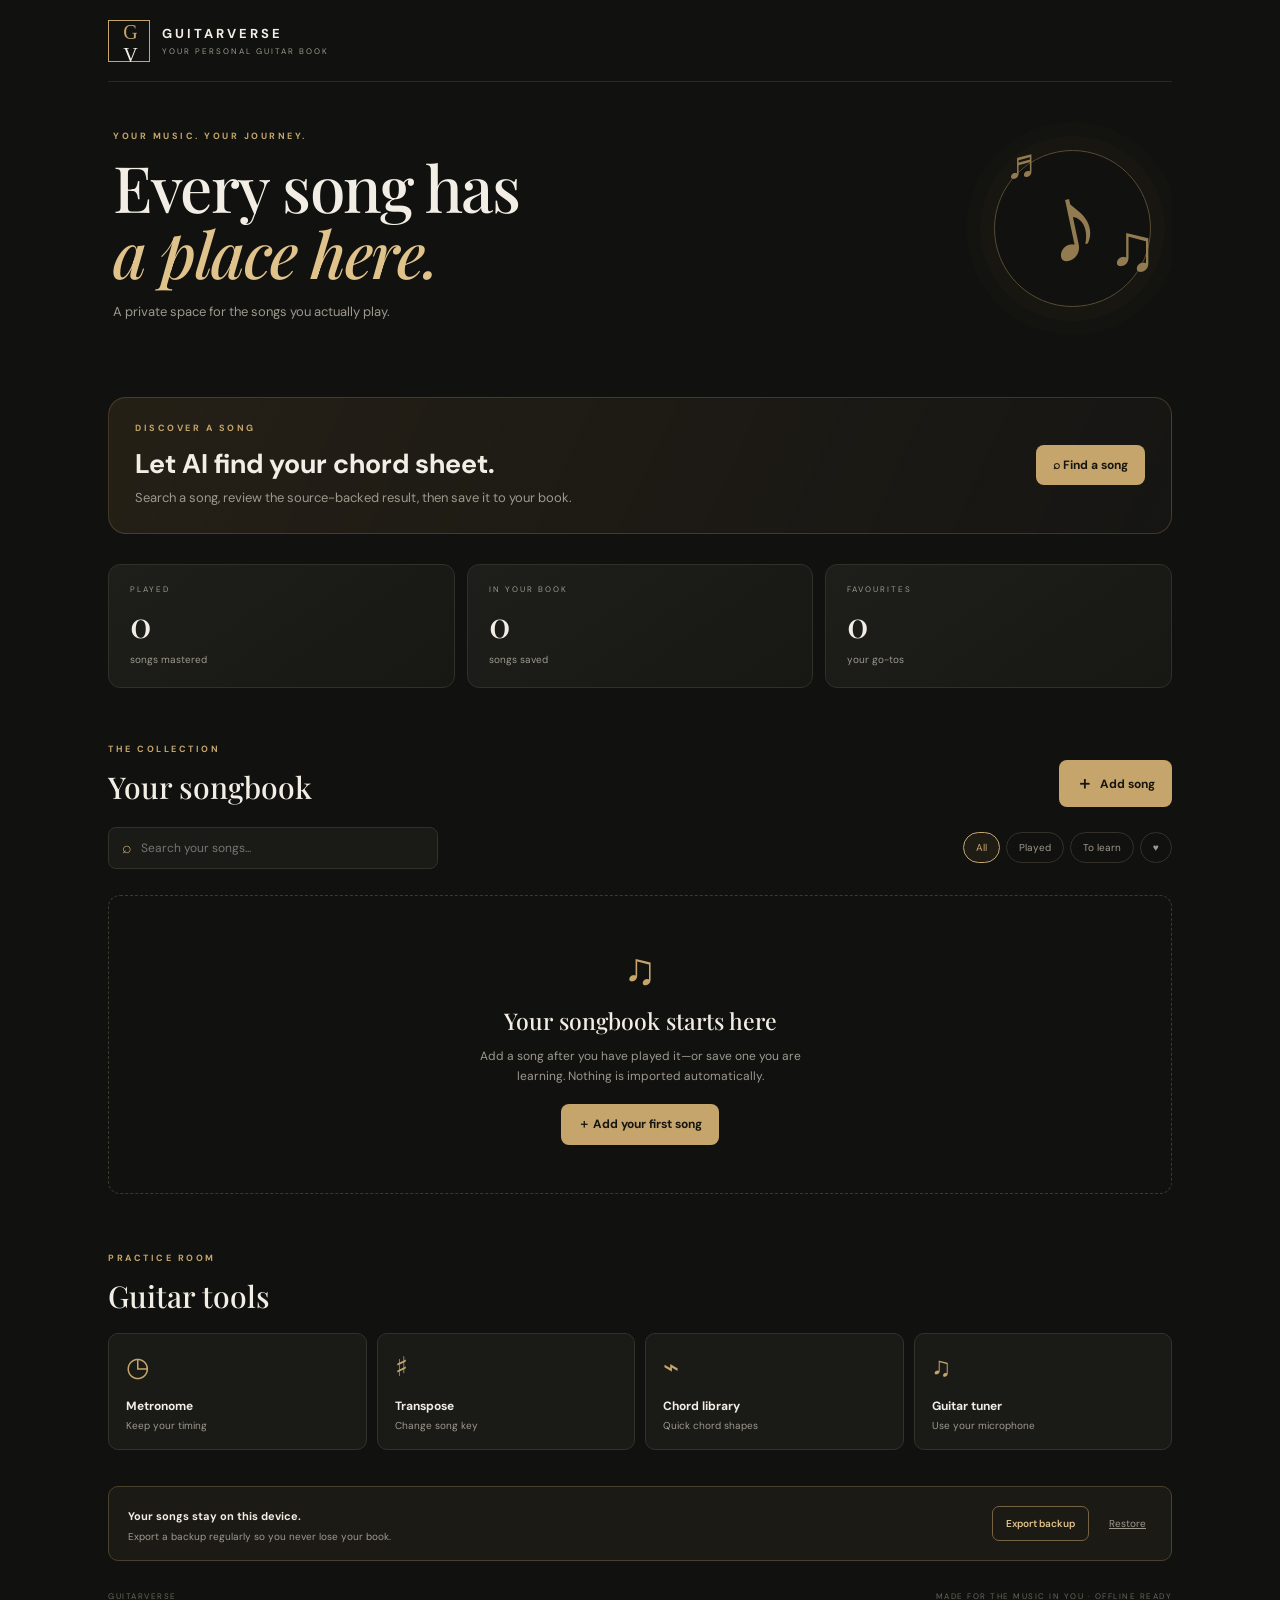
<file: index.html>
<!doctype html>
<html lang="en">
<head>
  <meta charset="utf-8">
  <meta name="viewport" content="width=device-width, initial-scale=1, viewport-fit=cover">
  <meta name="theme-color" content="#11110f">
  <meta name="description" content="Your private, offline-first guitar songbook.">
  <link rel="manifest" href="manifest.webmanifest">
  <link rel="icon" href="icons/icon-192.png">
  <link rel="stylesheet" href="styles.css">
  <title>GUITARVERSE — Your Guitar Book</title>
</head>
<body>
  <div class="app-shell">
    <header class="topbar">
      <a class="brand" href="#" aria-label="Guitarverse home">
        <span class="brand-mark">G<span>V</span></span>
        <span><strong>GUITARVERSE</strong><small>YOUR PERSONAL GUITAR BOOK</small></span>
      </a>
      <button class="icon-btn" id="installBtn" hidden title="Install app">↓</button>
    </header>

    <main>
      <section class="hero">
        <div>
          <p class="eyebrow">YOUR MUSIC. YOUR JOURNEY.</p>
          <h1>Every song has<br><em>a place here.</em></h1>
          <p class="hero-copy">A private space for the songs you actually play.</p>
        </div>
        <div class="hero-art" aria-hidden="true"><span>♪</span><i>♫</i><b>♬</b></div>
      </section>

      <section class="finder-banner">
        <div class="finder-copy">
          <p class="eyebrow">DISCOVER A SONG</p>
          <h2>Let AI find your chord sheet.</h2>
          <p>Search a song, review the source-backed result, then save it to your book.</p>
        </div>
        <button class="primary-btn" id="openFinderBtn">⌕ Find a song</button>
      </section>

      <section class="stats-grid" aria-label="Your progress">
        <div class="stat-card"><span class="stat-label">PLAYED</span><strong id="playedCount">0</strong><small>songs mastered</small></div>
        <div class="stat-card"><span class="stat-label">IN YOUR BOOK</span><strong id="totalCount">0</strong><small>songs saved</small></div>
        <div class="stat-card"><span class="stat-label">FAVOURITES</span><strong id="favoriteCount">0</strong><small>your go-tos</small></div>
      </section>

      <section class="section-head">
        <div><p class="eyebrow">THE COLLECTION</p><h2>Your songbook</h2></div>
        <button class="primary-btn" id="addSongBtn"><span>＋</span> Add song</button>
      </section>

      <div class="toolbar">
        <label class="searchbox"><span>⌕</span><input id="searchInput" type="search" placeholder="Search your songs..." autocomplete="off"></label>
        <div class="filter-row" role="group" aria-label="Filter songs">
          <button class="filter-chip active" data-filter="all">All</button>
          <button class="filter-chip" data-filter="played">Played</button>
          <button class="filter-chip" data-filter="pending">To learn</button>
          <button class="filter-chip" data-filter="favorites">♥</button>
        </div>
      </div>

      <section id="songList" class="song-list" aria-live="polite"></section>
      <section id="emptyState" class="empty-state">
        <div class="empty-icon">♫</div><h3>Your songbook starts here</h3>
        <p>Add a song after you've played it—or save one you're learning. Nothing is imported automatically.</p>
        <button class="primary-btn" id="emptyAddBtn">＋ Add your first song</button>
      </section>

      <section class="tools-section">
        <div class="section-head compact"><div><p class="eyebrow">PRACTICE ROOM</p><h2>Guitar tools</h2></div></div>
        <div class="tool-grid">
          <button class="tool-card" data-tool="metronome"><span class="tool-icon">◷</span><strong>Metronome</strong><small>Keep your timing</small></button>
          <button class="tool-card" data-tool="transpose"><span class="tool-icon">♯</span><strong>Transpose</strong><small>Change song key</small></button>
          <button class="tool-card" data-tool="chords"><span class="tool-icon">⌁</span><strong>Chord library</strong><small>Quick chord shapes</small></button>
          <button class="tool-card" data-tool="tuner"><span class="tool-icon">♫</span><strong>Guitar tuner</strong><small>Use your microphone</small></button>
        </div>
      </section>

      <section class="backup-strip">
        <div><strong>Your songs stay on this device.</strong><p>Export a backup regularly so you never lose your book.</p></div>
        <div class="backup-actions"><button class="secondary-btn" id="exportBtn">Export backup</button><button class="text-btn" id="importBtn">Restore</button><input id="importFile" type="file" accept="application/json,.json" hidden></div>
      </section>
    </main>
    <footer><span>GUITARVERSE</span><span>MADE FOR THE MUSIC IN YOU · OFFLINE READY</span></footer>
  </div>

  <dialog id="songDialog" class="modal">
    <form id="songForm" method="dialog">
      <div class="modal-head"><div><p class="eyebrow">YOUR COLLECTION</p><h2 id="songDialogTitle">Add a song</h2></div><button type="button" class="close-btn" data-close="songDialog">×</button></div>
      <input type="hidden" id="songId">
      <div class="form-grid">
        <label class="field wide"><span>Song title *</span><input id="title" required maxlength="100" placeholder="e.g. Aadat"></label>
        <label class="field"><span>Singer / artist</span><input id="artist" maxlength="100" placeholder="Artist name"></label>
        <label class="field"><span>Difficulty</span><select id="difficulty"><option>Beginner</option><option selected>Intermediate</option><option>Advanced</option></select></label>
        <label class="field"><span>Original key</span><select id="key"><option value="">Not set</option><option>C</option><option>C#</option><option>D</option><option>D#</option><option>E</option><option>F</option><option>F#</option><option>G</option><option>G#</option><option>A</option><option>A#</option><option>B</option></select></label>
        <label class="field"><span>Capo position</span><select id="capo"><option value="">Not set</option><option>0</option><option>1</option><option>2</option><option>3</option><option>4</option><option>5</option><option>6</option><option>7</option><option>8</option><option>9</option><option>10</option><option>11</option><option>12</option></select></label>
        <label class="field"><span>BPM</span><input id="bpm" type="number" min="30" max="300" placeholder="e.g. 92"></label>
        <label class="field"><span>Strumming pattern</span><input id="strumming" placeholder="e.g. D DU UDU"></label>
        <label class="field wide"><span>Chords / progression</span><input id="chords" placeholder="e.g. Am – F – C – G"></label>
        <label class="field wide"><span>Your lyrics / chord sheet</span><textarea id="lyrics" rows="5" placeholder="Add lyrics or your own chord placement here..."></textarea></label>
        <label class="field wide"><span>Personal notes / arrangement</span><textarea id="notes" rows="3" placeholder="Your intro, fingerpicking, reminders..."></textarea></label>
        <label class="check-field"><input id="played" type="checkbox"><span>I've played this song in real life</span></label>
        <label class="check-field"><input id="favorite" type="checkbox"><span>Add to favourites</span></label>
        <label class="field" id="playedDateWrap"><span>Played date</span><input id="playedDate" type="date"></label>
      </div>
      <div class="modal-actions"><button type="button" class="secondary-btn" data-close="songDialog">Cancel</button><button type="submit" class="primary-btn">Save song</button></div>
    </form>
  </dialog>

  <dialog id="finderDialog" class="modal finder-modal">
    <div class="modal-head">
      <div><p class="eyebrow">AI-POWERED SEARCH</p><h2>Song Finder</h2></div>
      <button type="button" class="close-btn" data-close="finderDialog">×</button>
    </div>
    <p class="finder-intro">Search by song and artist. GUITARVERSE will look for source-backed chord information. Full lyrics are imported only when the source permits it.</p>
    <div class="finder-search-row">
      <input id="finderQuery" type="search" placeholder="e.g. Aadat — Atif Aslam" autocomplete="off">
      <button class="secondary-btn" id="voiceSearchBtn" type="button" title="Voice search">🎙</button>
      <button class="primary-btn" id="finderSearchBtn" type="button">Search</button>
    </div>
    <details class="finder-settings">
      <summary>Connection settings</summary>
      <label class="field"><span>Cloudflare Worker URL</span><input id="finderEndpoint" type="url" placeholder="https://your-worker.your-subdomain.workers.dev"></label>
      <small>Set this once after deploying the included worker. It is saved only in this browser.</small>
      <button class="text-btn" id="saveFinderEndpoint" type="button">Save connection</button>
    </details>
    <div id="finderStatus" class="finder-status" role="status">Enter a song name to begin.</div>
    <div id="finderResults" class="finder-results"></div>
  </dialog>

  <dialog id="detailDialog" class="modal detail-modal">
    <div id="detailContent"></div>
  </dialog>

  <dialog id="toolDialog" class="modal tool-modal">
    <div id="toolContent"></div>
  </dialog>

  <div id="toast" class="toast" role="status"></div>
  <script src="app.js"></script>
</body>
</html>
</file>
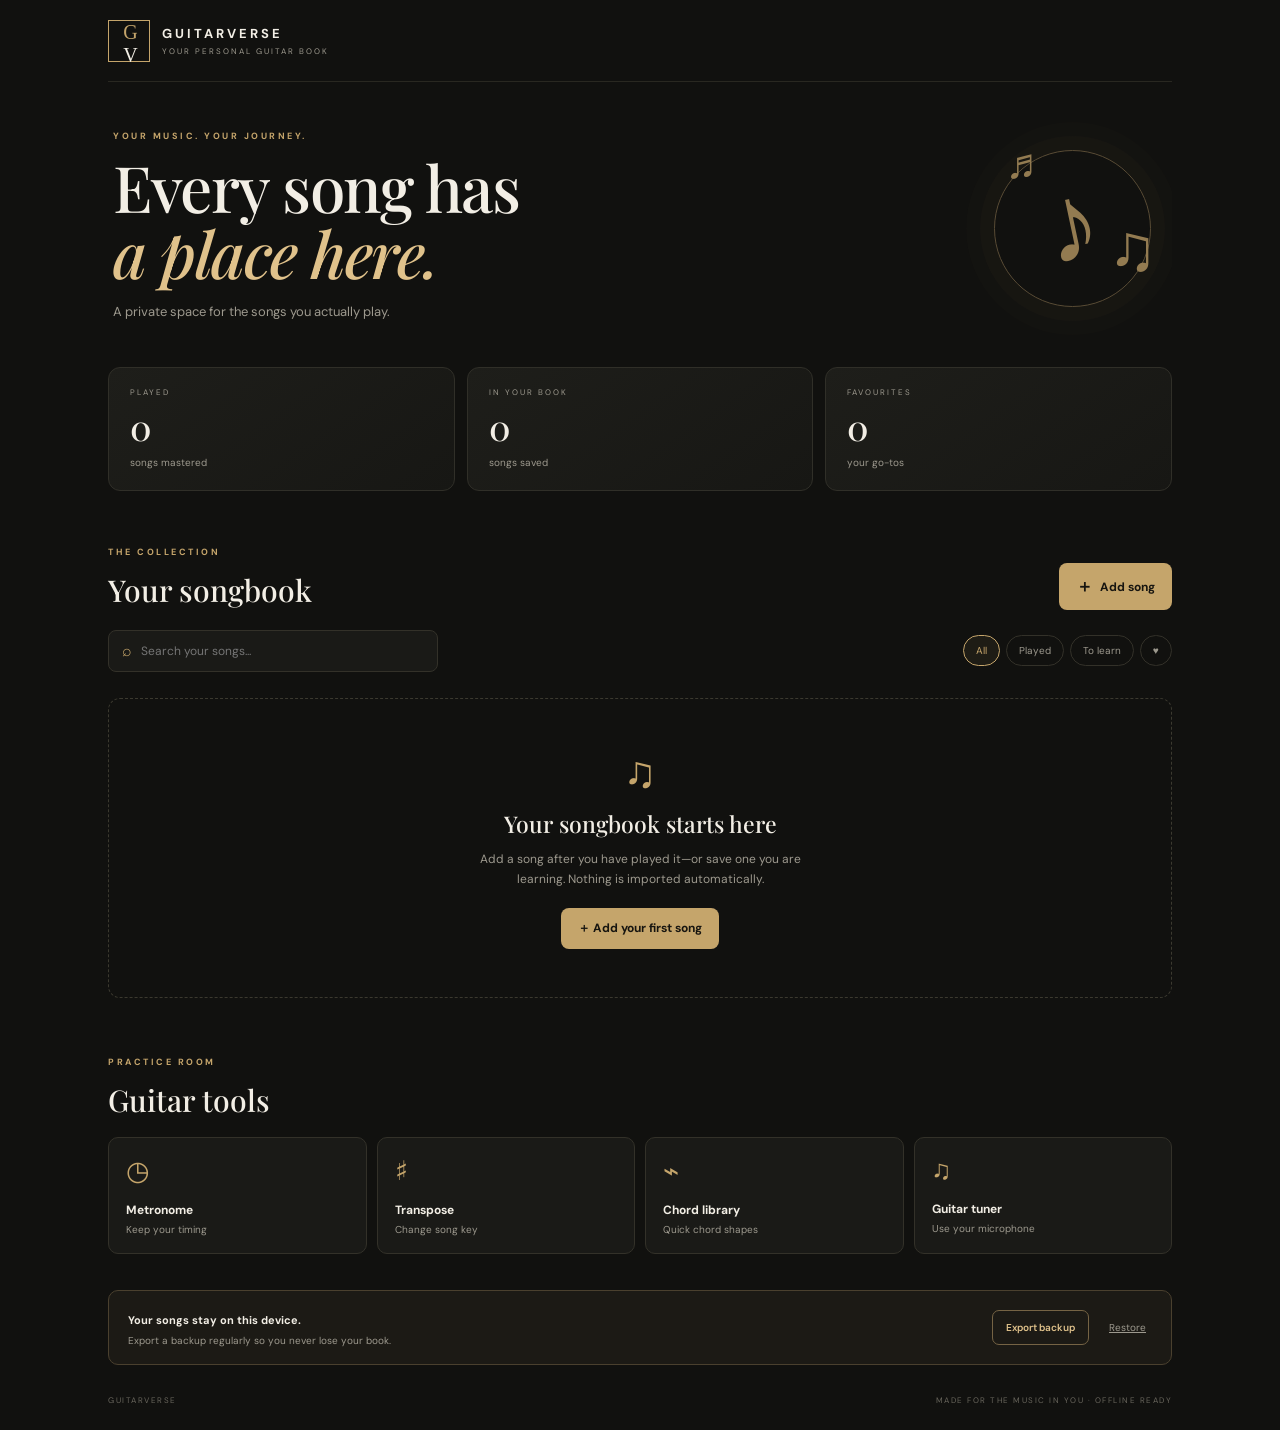
<file: guitarverse/index.html>
<!doctype html>
<html lang="en">
<head>
  <meta charset="utf-8">
  <meta name="viewport" content="width=device-width, initial-scale=1, viewport-fit=cover">
  <meta name="theme-color" content="#11110f">
  <meta name="description" content="Your private, offline-first guitar songbook.">
  <link rel="manifest" href="manifest.webmanifest">
  <link rel="icon" href="icons/icon-192.png">
  <link rel="stylesheet" href="styles.css">
  <title>GUITARVERSE — Your Guitar Book</title>
</head>
<body>
  <div class="app-shell">
    <header class="topbar">
      <a class="brand" href="#" aria-label="Guitarverse home">
        <span class="brand-mark">G<span>V</span></span>
        <span><strong>GUITARVERSE</strong><small>YOUR PERSONAL GUITAR BOOK</small></span>
      </a>
      <button class="icon-btn" id="installBtn" hidden title="Install app">↓</button>
    </header>

    <main>
      <section class="hero">
        <div>
          <p class="eyebrow">YOUR MUSIC. YOUR JOURNEY.</p>
          <h1>Every song has<br><em>a place here.</em></h1>
          <p class="hero-copy">A private space for the songs you actually play.</p>
        </div>
        <div class="hero-art" aria-hidden="true"><span>♪</span><i>♫</i><b>♬</b></div>
      </section>

      <section class="stats-grid" aria-label="Your progress">
        <div class="stat-card"><span class="stat-label">PLAYED</span><strong id="playedCount">0</strong><small>songs mastered</small></div>
        <div class="stat-card"><span class="stat-label">IN YOUR BOOK</span><strong id="totalCount">0</strong><small>songs saved</small></div>
        <div class="stat-card"><span class="stat-label">FAVOURITES</span><strong id="favoriteCount">0</strong><small>your go-tos</small></div>
      </section>

      <section class="section-head">
        <div><p class="eyebrow">THE COLLECTION</p><h2>Your songbook</h2></div>
        <button class="primary-btn" id="addSongBtn"><span>＋</span> Add song</button>
      </section>

      <div class="toolbar">
        <label class="searchbox"><span>⌕</span><input id="searchInput" type="search" placeholder="Search your songs..." autocomplete="off"></label>
        <div class="filter-row" role="group" aria-label="Filter songs">
          <button class="filter-chip active" data-filter="all">All</button>
          <button class="filter-chip" data-filter="played">Played</button>
          <button class="filter-chip" data-filter="pending">To learn</button>
          <button class="filter-chip" data-filter="favorites">♥</button>
        </div>
      </div>

      <section id="songList" class="song-list" aria-live="polite"></section>
      <section id="emptyState" class="empty-state">
        <div class="empty-icon">♫</div><h3>Your songbook starts here</h3>
        <p>Add a song after you've played it—or save one you're learning. Nothing is imported automatically.</p>
        <button class="primary-btn" id="emptyAddBtn">＋ Add your first song</button>
      </section>

      <section class="tools-section">
        <div class="section-head compact"><div><p class="eyebrow">PRACTICE ROOM</p><h2>Guitar tools</h2></div></div>
        <div class="tool-grid">
          <button class="tool-card" data-tool="metronome"><span class="tool-icon">◷</span><strong>Metronome</strong><small>Keep your timing</small></button>
          <button class="tool-card" data-tool="transpose"><span class="tool-icon">♯</span><strong>Transpose</strong><small>Change song key</small></button>
          <button class="tool-card" data-tool="chords"><span class="tool-icon">⌁</span><strong>Chord library</strong><small>Quick chord shapes</small></button>
          <button class="tool-card" data-tool="tuner"><span class="tool-icon">♫</span><strong>Guitar tuner</strong><small>Use your microphone</small></button>
        </div>
      </section>

      <section class="backup-strip">
        <div><strong>Your songs stay on this device.</strong><p>Export a backup regularly so you never lose your book.</p></div>
        <div class="backup-actions"><button class="secondary-btn" id="exportBtn">Export backup</button><button class="text-btn" id="importBtn">Restore</button><input id="importFile" type="file" accept="application/json,.json" hidden></div>
      </section>
    </main>
    <footer><span>GUITARVERSE</span><span>MADE FOR THE MUSIC IN YOU · OFFLINE READY</span></footer>
  </div>

  <dialog id="songDialog" class="modal">
    <form id="songForm" method="dialog">
      <div class="modal-head"><div><p class="eyebrow">YOUR COLLECTION</p><h2 id="songDialogTitle">Add a song</h2></div><button type="button" class="close-btn" data-close="songDialog">×</button></div>
      <input type="hidden" id="songId">
      <div class="form-grid">
        <label class="field wide"><span>Song title *</span><input id="title" required maxlength="100" placeholder="e.g. Aadat"></label>
        <label class="field"><span>Singer / artist</span><input id="artist" maxlength="100" placeholder="Artist name"></label>
        <label class="field"><span>Difficulty</span><select id="difficulty"><option>Beginner</option><option selected>Intermediate</option><option>Advanced</option></select></label>
        <label class="field"><span>Original key</span><select id="key"><option value="">Not set</option><option>C</option><option>C#</option><option>D</option><option>D#</option><option>E</option><option>F</option><option>F#</option><option>G</option><option>G#</option><option>A</option><option>A#</option><option>B</option></select></label>
        <label class="field"><span>Capo position</span><select id="capo"><option value="">Not set</option><option>0</option><option>1</option><option>2</option><option>3</option><option>4</option><option>5</option><option>6</option><option>7</option><option>8</option><option>9</option><option>10</option><option>11</option><option>12</option></select></label>
        <label class="field"><span>BPM</span><input id="bpm" type="number" min="30" max="300" placeholder="e.g. 92"></label>
        <label class="field"><span>Strumming pattern</span><input id="strumming" placeholder="e.g. D DU UDU"></label>
        <label class="field wide"><span>Chords / progression</span><input id="chords" placeholder="e.g. Am – F – C – G"></label>
        <label class="field wide"><span>Your lyrics / chord sheet</span><textarea id="lyrics" rows="5" placeholder="Add lyrics or your own chord placement here..."></textarea></label>
        <label class="field wide"><span>Personal notes / arrangement</span><textarea id="notes" rows="3" placeholder="Your intro, fingerpicking, reminders..."></textarea></label>
        <label class="check-field"><input id="played" type="checkbox"><span>I've played this song in real life</span></label>
        <label class="check-field"><input id="favorite" type="checkbox"><span>Add to favourites</span></label>
        <label class="field" id="playedDateWrap"><span>Played date</span><input id="playedDate" type="date"></label>
      </div>
      <div class="modal-actions"><button type="button" class="secondary-btn" data-close="songDialog">Cancel</button><button type="submit" class="primary-btn">Save song</button></div>
    </form>
  </dialog>

  <dialog id="detailDialog" class="modal detail-modal">
    <div id="detailContent"></div>
  </dialog>

  <dialog id="toolDialog" class="modal tool-modal">
    <div id="toolContent"></div>
  </dialog>

  <div id="toast" class="toast" role="status"></div>
  <script src="app.js"></script>
</body>
</html>
</file>
<file: styles.css>
@import url('https://fonts.googleapis.com/css2?family=DM+Sans:wght@400;500;600;700&family=Playfair+Display:ital,wght@0,500;0,600;1,500;1,600&display=swap');
:root{--bg:#11110f;--panel:#1a1a17;--panel2:#20201c;--line:#333129;--text:#f2eee5;--muted:#9d998e;--gold:#c5a56b;--gold2:#e0c28b;--green:#8eaa8b;--red:#d68b7d}
*{box-sizing:border-box}body{margin:0;background:var(--bg);color:var(--text);font-family:'DM Sans',sans-serif;min-height:100vh}button,input,textarea,select{font:inherit}button{cursor:pointer}.app-shell{max-width:1120px;margin:auto;padding:0 28px}.topbar{height:82px;display:flex;align-items:center;justify-content:space-between;border-bottom:1px solid #292821}.brand{display:flex;gap:12px;align-items:center;color:var(--text);text-decoration:none}.brand-mark{width:42px;height:42px;border:1px solid var(--gold);display:grid;place-items:center;color:var(--gold);font-family:Georgia;font-size:20px;letter-spacing:-3px}.brand-mark span{color:var(--text)}.brand strong{display:block;font-size:13px;letter-spacing:3px}.brand small{display:block;font-size:8px;letter-spacing:2px;color:var(--muted);margin-top:4px}.icon-btn{background:none;border:1px solid var(--line);color:var(--gold);border-radius:10px;padding:9px 13px}.hero{min-height:270px;display:flex;align-items:center;justify-content:space-between;padding:48px 5px 34px;position:relative;overflow:hidden}.eyebrow{font-size:9px;letter-spacing:2.5px;color:var(--gold);font-weight:700;margin:0 0 12px}.hero h1{font-family:'Playfair Display',Georgia,serif;font-weight:500;font-size:clamp(42px,6vw,64px);line-height:1.03;margin:0;letter-spacing:-1.5px}.hero h1 em{color:var(--gold2);font-weight:500}.hero-copy{color:var(--muted);font-size:13px;margin-top:17px}.hero-art{width:210px;height:190px;position:relative;opacity:.72;color:var(--gold);font-family:Georgia}.hero-art:before{content:"";position:absolute;width:155px;height:155px;border:1px solid #756344;border-radius:50%;right:16px;top:14px;box-shadow:0 0 0 14px #c5a56b08,0 0 0 28px #c5a56b05}.hero-art span{position:absolute;font-size:110px;right:68px;top:25px;transform:rotate(-12deg)}.hero-art i{position:absolute;font-size:65px;right:10px;top:75px}.hero-art b{position:absolute;font-size:42px;right:130px;top:4px}.stats-grid{display:grid;grid-template-columns:repeat(3,1fr);gap:12px;margin-bottom:55px}.stat-card{background:linear-gradient(145deg,#1e1e1a,#171714);border:1px solid #302f28;padding:19px 21px;border-radius:12px}.stat-label{font-size:8px;letter-spacing:2px;color:var(--muted);display:block}.stat-card strong{font-family:'Playfair Display',serif;font-size:35px;font-weight:500;display:block;margin:6px 0 0}.stat-card small{font-size:10px;color:var(--muted)}.section-head{display:flex;align-items:end;justify-content:space-between;margin-bottom:20px}.section-head h2{font:500 30px 'Playfair Display',serif;margin:0}.primary-btn{background:var(--gold);color:#171510;border:0;border-radius:8px;padding:12px 17px;font-weight:700;font-size:12px;transition:.2s}.primary-btn:hover{background:var(--gold2);transform:translateY(-1px)}.primary-btn span{font-size:17px;vertical-align:-1px;margin-right:4px}.toolbar{display:flex;align-items:center;justify-content:space-between;gap:14px;margin-bottom:16px}.searchbox{display:flex;align-items:center;gap:9px;background:var(--panel);border:1px solid var(--line);border-radius:8px;padding:0 13px;max-width:330px;flex:1;color:var(--gold)}.searchbox input{background:none;border:0;outline:0;color:var(--text);padding:12px 0;width:100%;font-size:12px}.filter-row{display:flex;gap:6px;flex-wrap:wrap}.filter-chip{border:1px solid var(--line);background:transparent;color:var(--muted);padding:8px 12px;border-radius:30px;font-size:10px}.filter-chip.active{border-color:var(--gold);color:var(--gold);background:#c5a56b12}.song-list{display:grid;grid-template-columns:repeat(2,minmax(0,1fr));gap:10px}.song-card{border:1px solid var(--line);background:var(--panel);border-radius:10px;padding:16px;display:flex;gap:13px;align-items:center;min-width:0;transition:.2s}.song-card:hover{border-color:#776344;transform:translateY(-1px)}.song-cover{width:43px;height:48px;flex:none;border-radius:7px;background:linear-gradient(145deg,#393328,#1d1b17);display:grid;place-items:center;color:var(--gold);font:25px Georgia}.song-info{min-width:0;flex:1;cursor:pointer}.song-info h3{font-size:13px;margin:0 0 4px;white-space:nowrap;overflow:hidden;text-overflow:ellipsis}.song-info p{font-size:10px;color:var(--muted);margin:0}.song-meta{display:flex;gap:6px;align-items:center;margin-top:8px;flex-wrap:wrap}.tag{font-size:8px;color:#c7b38d;background:#c5a56b13;border:1px solid #66563b66;padding:3px 6px;border-radius:4px}.tag.played{color:var(--green);background:#8eaa8b12;border-color:#8eaa8b55}.tag.pending{color:#c5a56b}.card-actions{display:flex;flex-direction:column;gap:5px}.mini-btn{border:0;background:none;color:var(--muted);font-size:15px;padding:4px}.mini-btn.active{color:var(--gold)}.empty-state{text-align:center;padding:48px 20px;border:1px dashed #3b392f;border-radius:12px;margin-top:10px}.empty-icon{font:44px Georgia;color:var(--gold)}.empty-state h3{font:500 23px 'Playfair Display',serif;margin:10px 0}.empty-state p{font-size:12px;line-height:1.7;color:var(--muted);max-width:370px;margin:0 auto 18px}.tools-section{margin-top:58px}.compact{margin-bottom:17px}.tool-grid{display:grid;grid-template-columns:repeat(4,1fr);gap:10px}.tool-card{background:var(--panel);border:1px solid var(--line);border-radius:10px;text-align:left;padding:17px;color:var(--text)}.tool-card:hover{border-color:var(--gold)}.tool-icon{display:block;font:27px Georgia;color:var(--gold);margin-bottom:15px}.tool-card strong{display:block;font-size:12px}.tool-card small{display:block;color:var(--muted);font-size:10px;margin-top:5px}.backup-strip{margin-top:36px;border:1px solid #4a402e;background:#1c1a15;border-radius:10px;padding:17px 19px;display:flex;align-items:center;justify-content:space-between;gap:12px}.backup-strip strong{font-size:11px}.backup-strip p{font-size:10px;color:var(--muted);margin:5px 0 0}.backup-actions{display:flex;align-items:center;gap:14px}.secondary-btn{background:transparent;border:1px solid #756344;color:var(--gold2);border-radius:7px;padding:10px 13px;font-size:10px;font-weight:600}.text-btn{background:none;border:0;color:var(--muted);font-size:10px;text-decoration:underline}.backup-strip+footer,footer{display:flex;justify-content:space-between;color:#69665d;font-size:8px;letter-spacing:1.5px;padding:30px 0 25px}.modal{background:#1a1a17;color:var(--text);border:1px solid #514633;border-radius:14px;width:min(680px,calc(100% - 24px));max-height:90vh;padding:24px;box-shadow:0 25px 90px #000b}.modal::backdrop{background:#000b;backdrop-filter:blur(4px)}.modal-head{display:flex;justify-content:space-between;align-items:start;margin-bottom:20px}.modal-head h2{font:500 27px 'Playfair Display',serif;margin:0}.close-btn{border:0;background:none;color:var(--muted);font-size:26px}.form-grid{display:grid;grid-template-columns:1fr 1fr;gap:13px}.field{display:flex;flex-direction:column;gap:6px}.field span{font-size:10px;color:#c4bcae}.field input,.field textarea,.field select{width:100%;background:#11110f;border:1px solid #3a392f;border-radius:7px;color:var(--text);padding:10px;font-size:11px;outline:none}.field input:focus,.field textarea:focus,.field select:focus{border-color:var(--gold)}.field textarea{resize:vertical;line-height:1.6}.wide{grid-column:1/-1}.check-field{display:flex;align-items:center;gap:8px;font-size:10px;color:#c4bcae}.check-field input{accent-color:var(--gold)}.modal-actions{display:flex;justify-content:flex-end;gap:9px;margin-top:20px}.detail-modal{width:min(760px,calc(100% - 20px));padding:0;overflow:auto}.detail-head{padding:24px 25px 20px;background:linear-gradient(120deg,#29251d,#191916);border-bottom:1px solid var(--line)}.detail-head h2{font:500 34px 'Playfair Display',serif;margin:6px 0}.detail-head p{font-size:11px;color:var(--muted);margin:0}.detail-body{padding:22px 25px}.detail-actions{display:flex;gap:8px;flex-wrap:wrap;margin-bottom:18px}.detail-block{margin:20px 0}.detail-block h4{font-size:9px;letter-spacing:2px;color:var(--gold);margin:0 0 9px}.detail-text{white-space:pre-wrap;line-height:1.9;font-size:13px;color:#e4dfd4;background:#121210;border:1px solid #302f28;border-radius:8px;padding:15px;overflow-wrap:anywhere}.detail-chips{display:flex;gap:7px;flex-wrap:wrap}.detail-chip{padding:7px 10px;background:#27251f;border:1px solid #454032;border-radius:6px;font-size:11px;color:var(--gold2)}.toast{position:fixed;bottom:20px;left:50%;transform:translate(-50%,20px);opacity:0;pointer-events:none;background:#e0c28b;color:#171510;padding:10px 16px;border-radius:7px;font-size:11px;font-weight:700;transition:.25s;z-index:10}.toast.show{opacity:1;transform:translate(-50%,0)}.tool-modal{width:min(500px,calc(100% - 24px))}.tool-content h2{font:500 28px 'Playfair Display',serif;margin:0 0 8px}.tool-content p{color:var(--muted);font-size:11px;line-height:1.6}.tool-display{font:500 48px 'Playfair Display',serif;text-align:center;color:var(--gold2);margin:20px}.tool-controls{display:flex;align-items:center;justify-content:center;gap:10px;flex-wrap:wrap}.tool-input{background:#11110f;border:1px solid var(--line);color:var(--text);padding:10px;border-radius:7px;width:90px}.tool-action{background:var(--gold);color:#171510;border:0;border-radius:7px;padding:11px 17px;font-weight:700;font-size:11px}.chord-grid{display:grid;grid-template-columns:repeat(3,1fr);gap:9px}.chord-item{background:#11110f;border:1px solid var(--line);border-radius:8px;padding:12px;text-align:center}.chord-item strong{color:var(--gold2);font:20px Georgia}.chord-item small{display:block;color:var(--muted);font-size:9px;margin-top:5px}.tuner-note{font:500 58px 'Playfair Display',serif;color:var(--gold2);text-align:center;margin:20px}.tuner-meter{height:7px;background:#39372f;border-radius:8px;position:relative;margin:22px 0}.tuner-meter:after{content:"";position:absolute;left:50%;top:-5px;width:2px;height:17px;background:var(--gold)}.tuner-strings{display:flex;justify-content:space-around;color:var(--muted);font-size:10px;margin-top:14px}
@media(max-width:650px){.app-shell{padding:0 16px}.topbar{height:68px}.hero{min-height:220px;padding:35px 0 25px}.hero-art{width:120px;transform:scale(.72);transform-origin:right center;margin-left:-35px}.hero h1{font-size:44px}.stats-grid{gap:7px;margin-bottom:42px}.stat-card{padding:14px 11px}.stat-card strong{font-size:29px}.stat-card small{font-size:9px}.stat-label{font-size:7px;letter-spacing:1px}.section-head h2{font-size:26px}.primary-btn{padding:11px 12px;font-size:10px}.toolbar{align-items:stretch;flex-direction:column}.searchbox{max-width:none}.filter-row{justify-content:space-between}.filter-chip{flex:1}.song-list{grid-template-columns:1fr}.tool-grid{grid-template-columns:repeat(2,1fr)}.tool-card{padding:14px}.backup-strip{align-items:flex-start;flex-direction:column}.backup-actions{width:100%;justify-content:space-between}.form-grid{grid-template-columns:1fr 1fr;gap:10px}.field input,.field textarea,.field select{padding:9px}.modal{padding:18px}.detail-head,.detail-body{padding:19px}.detail-head h2{font-size:28px}footer{font-size:7px;gap:12px}.hero-art{opacity:.35}}
@media(max-width:380px){.hero h1{font-size:38px}.form-grid{grid-template-columns:1fr}.wide{grid-column:auto}.stat-card{padding:12px 8px}.stat-card strong{font-size:25px}}


/* AI Song Finder */
.finder-banner{display:flex;align-items:center;justify-content:space-between;gap:20px;margin:30px 0;padding:24px 26px;border:1px solid rgba(190,151,91,.25);border-radius:18px;background:linear-gradient(115deg,rgba(174,133,73,.13),rgba(22,22,20,.92));}
.finder-copy h2{font-size:clamp(20px,3vw,27px);margin:5px 0 7px}.finder-copy p:last-child{margin:0;color:var(--muted);font-size:13px;max-width:480px;line-height:1.6}
.finder-modal{width:min(760px,calc(100% - 24px));max-height:88vh;overflow:auto}
.finder-intro{color:var(--muted);font-size:13px;line-height:1.65;margin:0 0 18px}
.finder-search-row{display:flex;gap:8px}.finder-search-row input{flex:1;min-width:0;background:var(--surface);border:1px solid var(--line);border-radius:10px;padding:13px;color:var(--text);font:inherit}
.finder-settings{margin:14px 0;padding:12px;border:1px solid var(--line);border-radius:10px;color:var(--muted);font-size:12px}
.finder-settings summary{cursor:pointer;color:var(--text);font-weight:600}.finder-settings .field{display:grid;margin:12px 0 6px}.finder-settings input{background:var(--surface);border:1px solid var(--line);border-radius:8px;padding:10px;color:var(--text)}
.finder-settings small{display:block;line-height:1.5}.finder-status{margin:14px 0;color:var(--muted);font-size:13px;line-height:1.5}
.finder-status.error{color:#e6a19a}.finder-results{display:grid;gap:14px}
.finder-result{padding:16px;border:1px solid var(--line);border-radius:13px;background:var(--surface)}
.finder-result h3{margin:0 0 4px;font-size:17px}.finder-result .sub{color:var(--muted);font-size:12px;margin-bottom:12px}
.finder-result pre{white-space:pre-wrap;overflow-wrap:anywhere;background:rgba(0,0,0,.18);padding:12px;border-radius:9px;font:13px/1.7 ui-monospace,monospace;color:var(--text);max-height:260px;overflow:auto}
.finder-result .source-list{display:grid;gap:6px;margin:10px 0}.finder-result a{color:var(--accent);font-size:12px;overflow-wrap:anywhere}
.finder-result .result-actions{display:flex;gap:8px;flex-wrap:wrap;margin-top:12px}
.finder-result .result-meta{display:flex;gap:7px;flex-wrap:wrap;margin:8px 0}.finder-result .tag{font-size:10px}
@media(max-width:560px){.finder-banner{align-items:flex-start;flex-direction:column}.finder-banner .primary-btn{width:100%}.finder-search-row{flex-wrap:wrap}.finder-search-row input{flex-basis:100%}.finder-search-row button:last-child{flex:1}}
</file>
<file: guitarverse/styles.css>
@import url('https://fonts.googleapis.com/css2?family=DM+Sans:wght@400;500;600;700&family=Playfair+Display:ital,wght@0,500;0,600;1,500;1,600&display=swap');
:root{--bg:#11110f;--panel:#1a1a17;--panel2:#20201c;--line:#333129;--text:#f2eee5;--muted:#9d998e;--gold:#c5a56b;--gold2:#e0c28b;--green:#8eaa8b;--red:#d68b7d}
*{box-sizing:border-box}body{margin:0;background:var(--bg);color:var(--text);font-family:'DM Sans',sans-serif;min-height:100vh}button,input,textarea,select{font:inherit}button{cursor:pointer}.app-shell{max-width:1120px;margin:auto;padding:0 28px}.topbar{height:82px;display:flex;align-items:center;justify-content:space-between;border-bottom:1px solid #292821}.brand{display:flex;gap:12px;align-items:center;color:var(--text);text-decoration:none}.brand-mark{width:42px;height:42px;border:1px solid var(--gold);display:grid;place-items:center;color:var(--gold);font-family:Georgia;font-size:20px;letter-spacing:-3px}.brand-mark span{color:var(--text)}.brand strong{display:block;font-size:13px;letter-spacing:3px}.brand small{display:block;font-size:8px;letter-spacing:2px;color:var(--muted);margin-top:4px}.icon-btn{background:none;border:1px solid var(--line);color:var(--gold);border-radius:10px;padding:9px 13px}.hero{min-height:270px;display:flex;align-items:center;justify-content:space-between;padding:48px 5px 34px;position:relative;overflow:hidden}.eyebrow{font-size:9px;letter-spacing:2.5px;color:var(--gold);font-weight:700;margin:0 0 12px}.hero h1{font-family:'Playfair Display',Georgia,serif;font-weight:500;font-size:clamp(42px,6vw,64px);line-height:1.03;margin:0;letter-spacing:-1.5px}.hero h1 em{color:var(--gold2);font-weight:500}.hero-copy{color:var(--muted);font-size:13px;margin-top:17px}.hero-art{width:210px;height:190px;position:relative;opacity:.72;color:var(--gold);font-family:Georgia}.hero-art:before{content:"";position:absolute;width:155px;height:155px;border:1px solid #756344;border-radius:50%;right:16px;top:14px;box-shadow:0 0 0 14px #c5a56b08,0 0 0 28px #c5a56b05}.hero-art span{position:absolute;font-size:110px;right:68px;top:25px;transform:rotate(-12deg)}.hero-art i{position:absolute;font-size:65px;right:10px;top:75px}.hero-art b{position:absolute;font-size:42px;right:130px;top:4px}.stats-grid{display:grid;grid-template-columns:repeat(3,1fr);gap:12px;margin-bottom:55px}.stat-card{background:linear-gradient(145deg,#1e1e1a,#171714);border:1px solid #302f28;padding:19px 21px;border-radius:12px}.stat-label{font-size:8px;letter-spacing:2px;color:var(--muted);display:block}.stat-card strong{font-family:'Playfair Display',serif;font-size:35px;font-weight:500;display:block;margin:6px 0 0}.stat-card small{font-size:10px;color:var(--muted)}.section-head{display:flex;align-items:end;justify-content:space-between;margin-bottom:20px}.section-head h2{font:500 30px 'Playfair Display',serif;margin:0}.primary-btn{background:var(--gold);color:#171510;border:0;border-radius:8px;padding:12px 17px;font-weight:700;font-size:12px;transition:.2s}.primary-btn:hover{background:var(--gold2);transform:translateY(-1px)}.primary-btn span{font-size:17px;vertical-align:-1px;margin-right:4px}.toolbar{display:flex;align-items:center;justify-content:space-between;gap:14px;margin-bottom:16px}.searchbox{display:flex;align-items:center;gap:9px;background:var(--panel);border:1px solid var(--line);border-radius:8px;padding:0 13px;max-width:330px;flex:1;color:var(--gold)}.searchbox input{background:none;border:0;outline:0;color:var(--text);padding:12px 0;width:100%;font-size:12px}.filter-row{display:flex;gap:6px;flex-wrap:wrap}.filter-chip{border:1px solid var(--line);background:transparent;color:var(--muted);padding:8px 12px;border-radius:30px;font-size:10px}.filter-chip.active{border-color:var(--gold);color:var(--gold);background:#c5a56b12}.song-list{display:grid;grid-template-columns:repeat(2,minmax(0,1fr));gap:10px}.song-card{border:1px solid var(--line);background:var(--panel);border-radius:10px;padding:16px;display:flex;gap:13px;align-items:center;min-width:0;transition:.2s}.song-card:hover{border-color:#776344;transform:translateY(-1px)}.song-cover{width:43px;height:48px;flex:none;border-radius:7px;background:linear-gradient(145deg,#393328,#1d1b17);display:grid;place-items:center;color:var(--gold);font:25px Georgia}.song-info{min-width:0;flex:1;cursor:pointer}.song-info h3{font-size:13px;margin:0 0 4px;white-space:nowrap;overflow:hidden;text-overflow:ellipsis}.song-info p{font-size:10px;color:var(--muted);margin:0}.song-meta{display:flex;gap:6px;align-items:center;margin-top:8px;flex-wrap:wrap}.tag{font-size:8px;color:#c7b38d;background:#c5a56b13;border:1px solid #66563b66;padding:3px 6px;border-radius:4px}.tag.played{color:var(--green);background:#8eaa8b12;border-color:#8eaa8b55}.tag.pending{color:#c5a56b}.card-actions{display:flex;flex-direction:column;gap:5px}.mini-btn{border:0;background:none;color:var(--muted);font-size:15px;padding:4px}.mini-btn.active{color:var(--gold)}.empty-state{text-align:center;padding:48px 20px;border:1px dashed #3b392f;border-radius:12px;margin-top:10px}.empty-icon{font:44px Georgia;color:var(--gold)}.empty-state h3{font:500 23px 'Playfair Display',serif;margin:10px 0}.empty-state p{font-size:12px;line-height:1.7;color:var(--muted);max-width:370px;margin:0 auto 18px}.tools-section{margin-top:58px}.compact{margin-bottom:17px}.tool-grid{display:grid;grid-template-columns:repeat(4,1fr);gap:10px}.tool-card{background:var(--panel);border:1px solid var(--line);border-radius:10px;text-align:left;padding:17px;color:var(--text)}.tool-card:hover{border-color:var(--gold)}.tool-icon{display:block;font:27px Georgia;color:var(--gold);margin-bottom:15px}.tool-card strong{display:block;font-size:12px}.tool-card small{display:block;color:var(--muted);font-size:10px;margin-top:5px}.backup-strip{margin-top:36px;border:1px solid #4a402e;background:#1c1a15;border-radius:10px;padding:17px 19px;display:flex;align-items:center;justify-content:space-between;gap:12px}.backup-strip strong{font-size:11px}.backup-strip p{font-size:10px;color:var(--muted);margin:5px 0 0}.backup-actions{display:flex;align-items:center;gap:14px}.secondary-btn{background:transparent;border:1px solid #756344;color:var(--gold2);border-radius:7px;padding:10px 13px;font-size:10px;font-weight:600}.text-btn{background:none;border:0;color:var(--muted);font-size:10px;text-decoration:underline}.backup-strip+footer,footer{display:flex;justify-content:space-between;color:#69665d;font-size:8px;letter-spacing:1.5px;padding:30px 0 25px}.modal{background:#1a1a17;color:var(--text);border:1px solid #514633;border-radius:14px;width:min(680px,calc(100% - 24px));max-height:90vh;padding:24px;box-shadow:0 25px 90px #000b}.modal::backdrop{background:#000b;backdrop-filter:blur(4px)}.modal-head{display:flex;justify-content:space-between;align-items:start;margin-bottom:20px}.modal-head h2{font:500 27px 'Playfair Display',serif;margin:0}.close-btn{border:0;background:none;color:var(--muted);font-size:26px}.form-grid{display:grid;grid-template-columns:1fr 1fr;gap:13px}.field{display:flex;flex-direction:column;gap:6px}.field span{font-size:10px;color:#c4bcae}.field input,.field textarea,.field select{width:100%;background:#11110f;border:1px solid #3a392f;border-radius:7px;color:var(--text);padding:10px;font-size:11px;outline:none}.field input:focus,.field textarea:focus,.field select:focus{border-color:var(--gold)}.field textarea{resize:vertical;line-height:1.6}.wide{grid-column:1/-1}.check-field{display:flex;align-items:center;gap:8px;font-size:10px;color:#c4bcae}.check-field input{accent-color:var(--gold)}.modal-actions{display:flex;justify-content:flex-end;gap:9px;margin-top:20px}.detail-modal{width:min(760px,calc(100% - 20px));padding:0;overflow:auto}.detail-head{padding:24px 25px 20px;background:linear-gradient(120deg,#29251d,#191916);border-bottom:1px solid var(--line)}.detail-head h2{font:500 34px 'Playfair Display',serif;margin:6px 0}.detail-head p{font-size:11px;color:var(--muted);margin:0}.detail-body{padding:22px 25px}.detail-actions{display:flex;gap:8px;flex-wrap:wrap;margin-bottom:18px}.detail-block{margin:20px 0}.detail-block h4{font-size:9px;letter-spacing:2px;color:var(--gold);margin:0 0 9px}.detail-text{white-space:pre-wrap;line-height:1.9;font-size:13px;color:#e4dfd4;background:#121210;border:1px solid #302f28;border-radius:8px;padding:15px;overflow-wrap:anywhere}.detail-chips{display:flex;gap:7px;flex-wrap:wrap}.detail-chip{padding:7px 10px;background:#27251f;border:1px solid #454032;border-radius:6px;font-size:11px;color:var(--gold2)}.toast{position:fixed;bottom:20px;left:50%;transform:translate(-50%,20px);opacity:0;pointer-events:none;background:#e0c28b;color:#171510;padding:10px 16px;border-radius:7px;font-size:11px;font-weight:700;transition:.25s;z-index:10}.toast.show{opacity:1;transform:translate(-50%,0)}.tool-modal{width:min(500px,calc(100% - 24px))}.tool-content h2{font:500 28px 'Playfair Display',serif;margin:0 0 8px}.tool-content p{color:var(--muted);font-size:11px;line-height:1.6}.tool-display{font:500 48px 'Playfair Display',serif;text-align:center;color:var(--gold2);margin:20px}.tool-controls{display:flex;align-items:center;justify-content:center;gap:10px;flex-wrap:wrap}.tool-input{background:#11110f;border:1px solid var(--line);color:var(--text);padding:10px;border-radius:7px;width:90px}.tool-action{background:var(--gold);color:#171510;border:0;border-radius:7px;padding:11px 17px;font-weight:700;font-size:11px}.chord-grid{display:grid;grid-template-columns:repeat(3,1fr);gap:9px}.chord-item{background:#11110f;border:1px solid var(--line);border-radius:8px;padding:12px;text-align:center}.chord-item strong{color:var(--gold2);font:20px Georgia}.chord-item small{display:block;color:var(--muted);font-size:9px;margin-top:5px}.tuner-note{font:500 58px 'Playfair Display',serif;color:var(--gold2);text-align:center;margin:20px}.tuner-meter{height:7px;background:#39372f;border-radius:8px;position:relative;margin:22px 0}.tuner-meter:after{content:"";position:absolute;left:50%;top:-5px;width:2px;height:17px;background:var(--gold)}.tuner-strings{display:flex;justify-content:space-around;color:var(--muted);font-size:10px;margin-top:14px}
@media(max-width:650px){.app-shell{padding:0 16px}.topbar{height:68px}.hero{min-height:220px;padding:35px 0 25px}.hero-art{width:120px;transform:scale(.72);transform-origin:right center;margin-left:-35px}.hero h1{font-size:44px}.stats-grid{gap:7px;margin-bottom:42px}.stat-card{padding:14px 11px}.stat-card strong{font-size:29px}.stat-card small{font-size:9px}.stat-label{font-size:7px;letter-spacing:1px}.section-head h2{font-size:26px}.primary-btn{padding:11px 12px;font-size:10px}.toolbar{align-items:stretch;flex-direction:column}.searchbox{max-width:none}.filter-row{justify-content:space-between}.filter-chip{flex:1}.song-list{grid-template-columns:1fr}.tool-grid{grid-template-columns:repeat(2,1fr)}.tool-card{padding:14px}.backup-strip{align-items:flex-start;flex-direction:column}.backup-actions{width:100%;justify-content:space-between}.form-grid{grid-template-columns:1fr 1fr;gap:10px}.field input,.field textarea,.field select{padding:9px}.modal{padding:18px}.detail-head,.detail-body{padding:19px}.detail-head h2{font-size:28px}footer{font-size:7px;gap:12px}.hero-art{opacity:.35}}
@media(max-width:380px){.hero h1{font-size:38px}.form-grid{grid-template-columns:1fr}.wide{grid-column:auto}.stat-card{padding:12px 8px}.stat-card strong{font-size:25px}}
</file>
